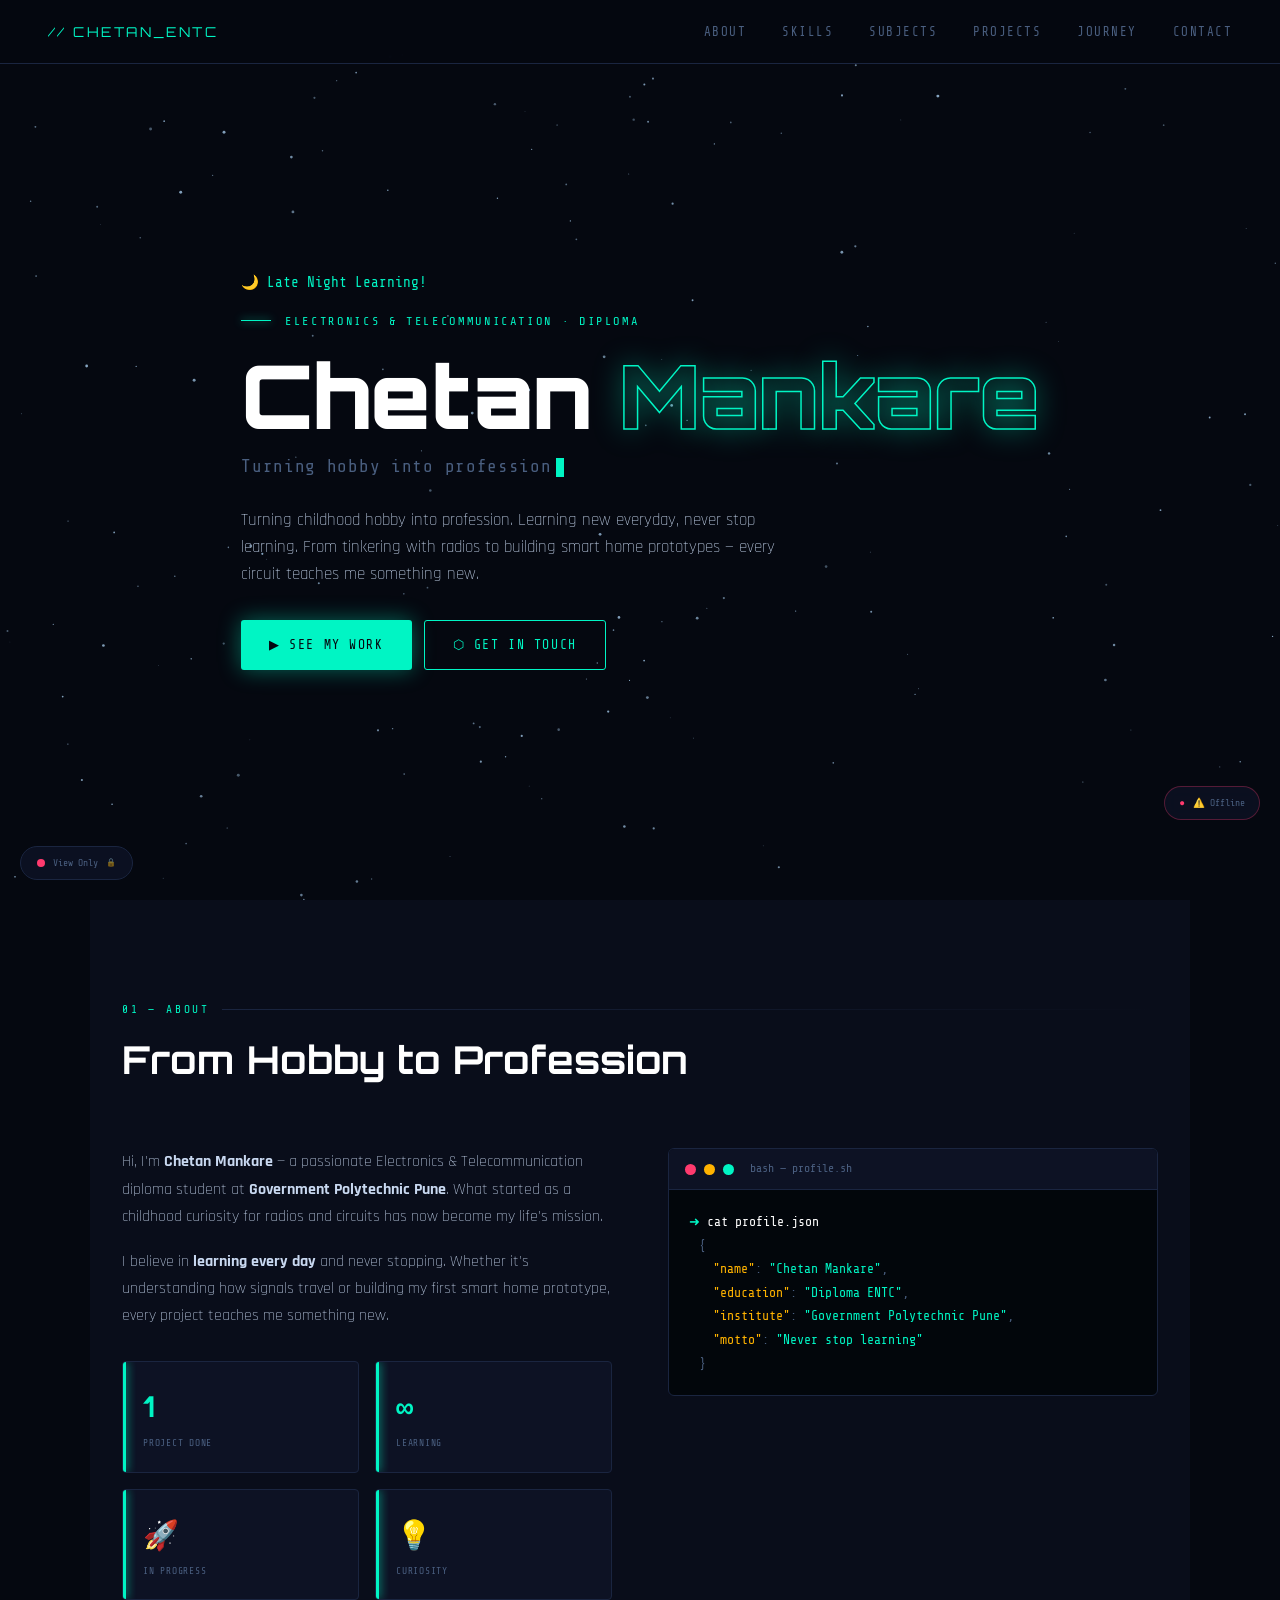
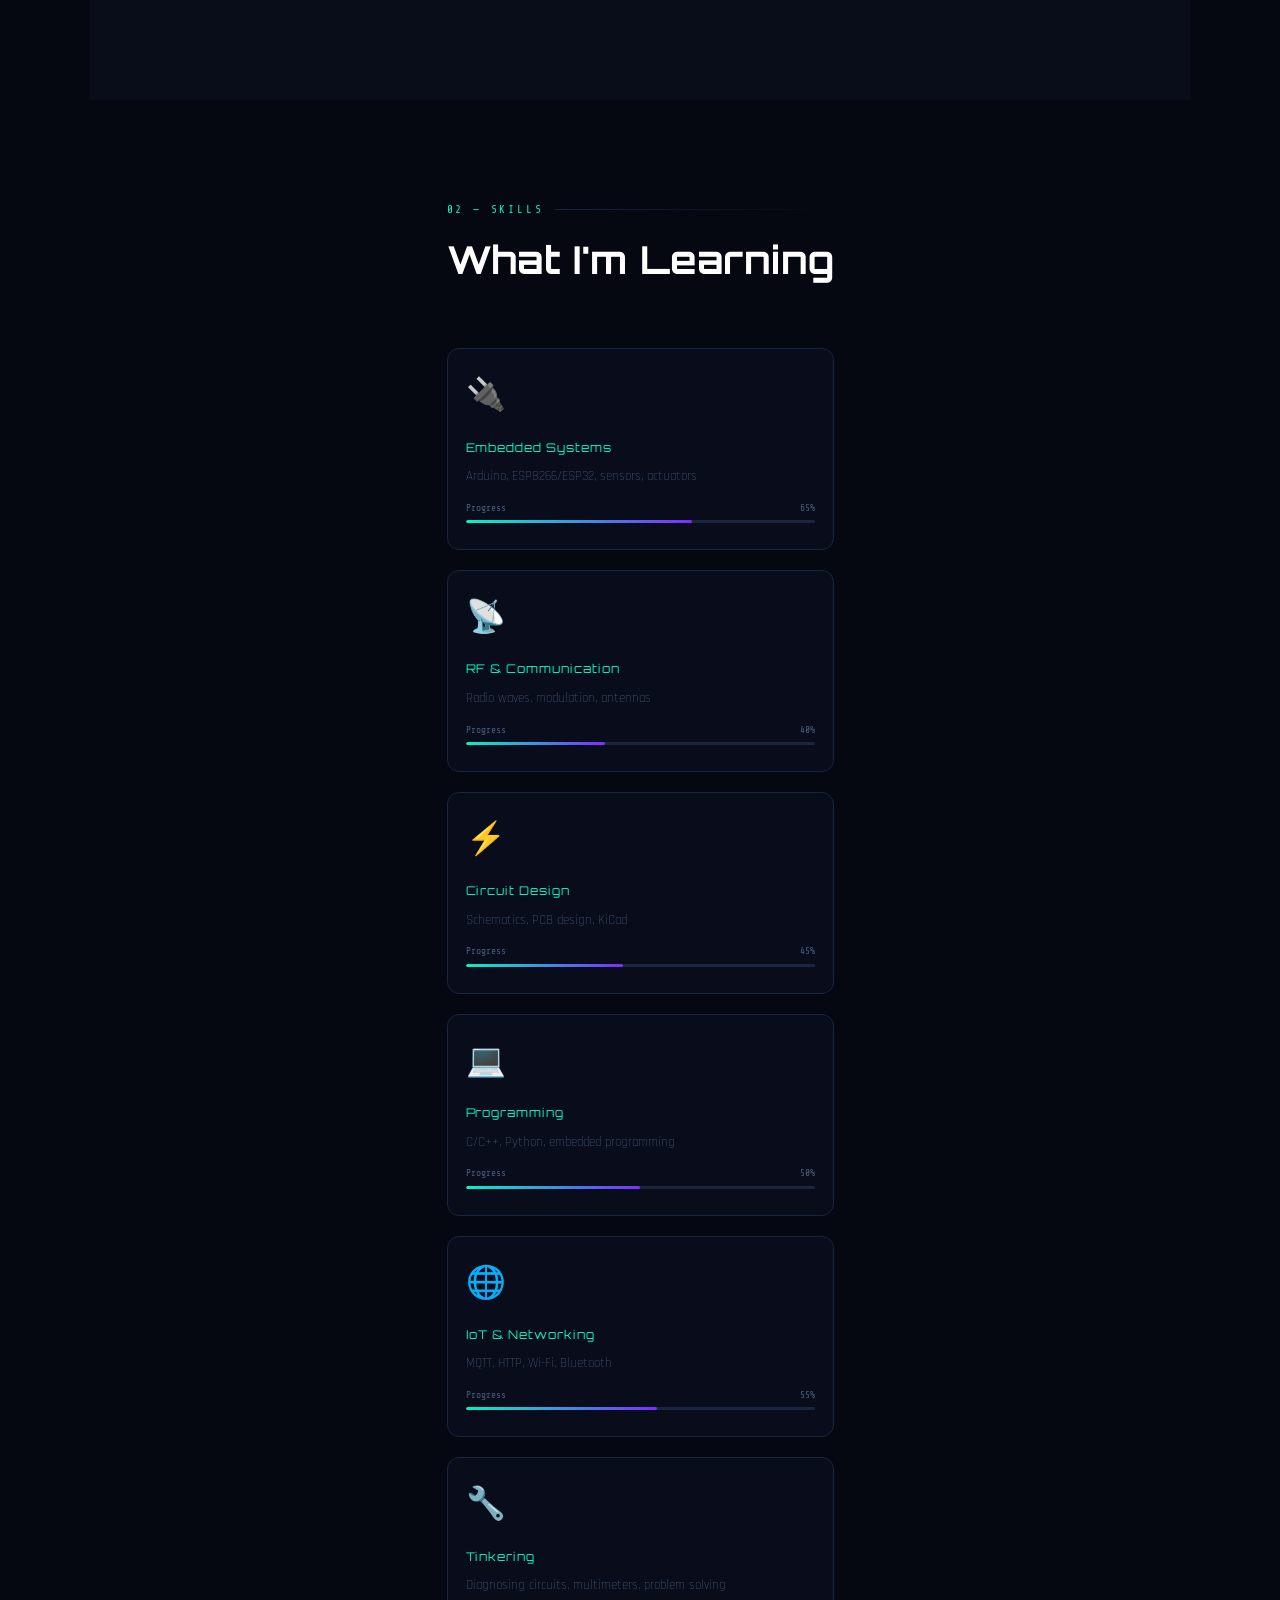
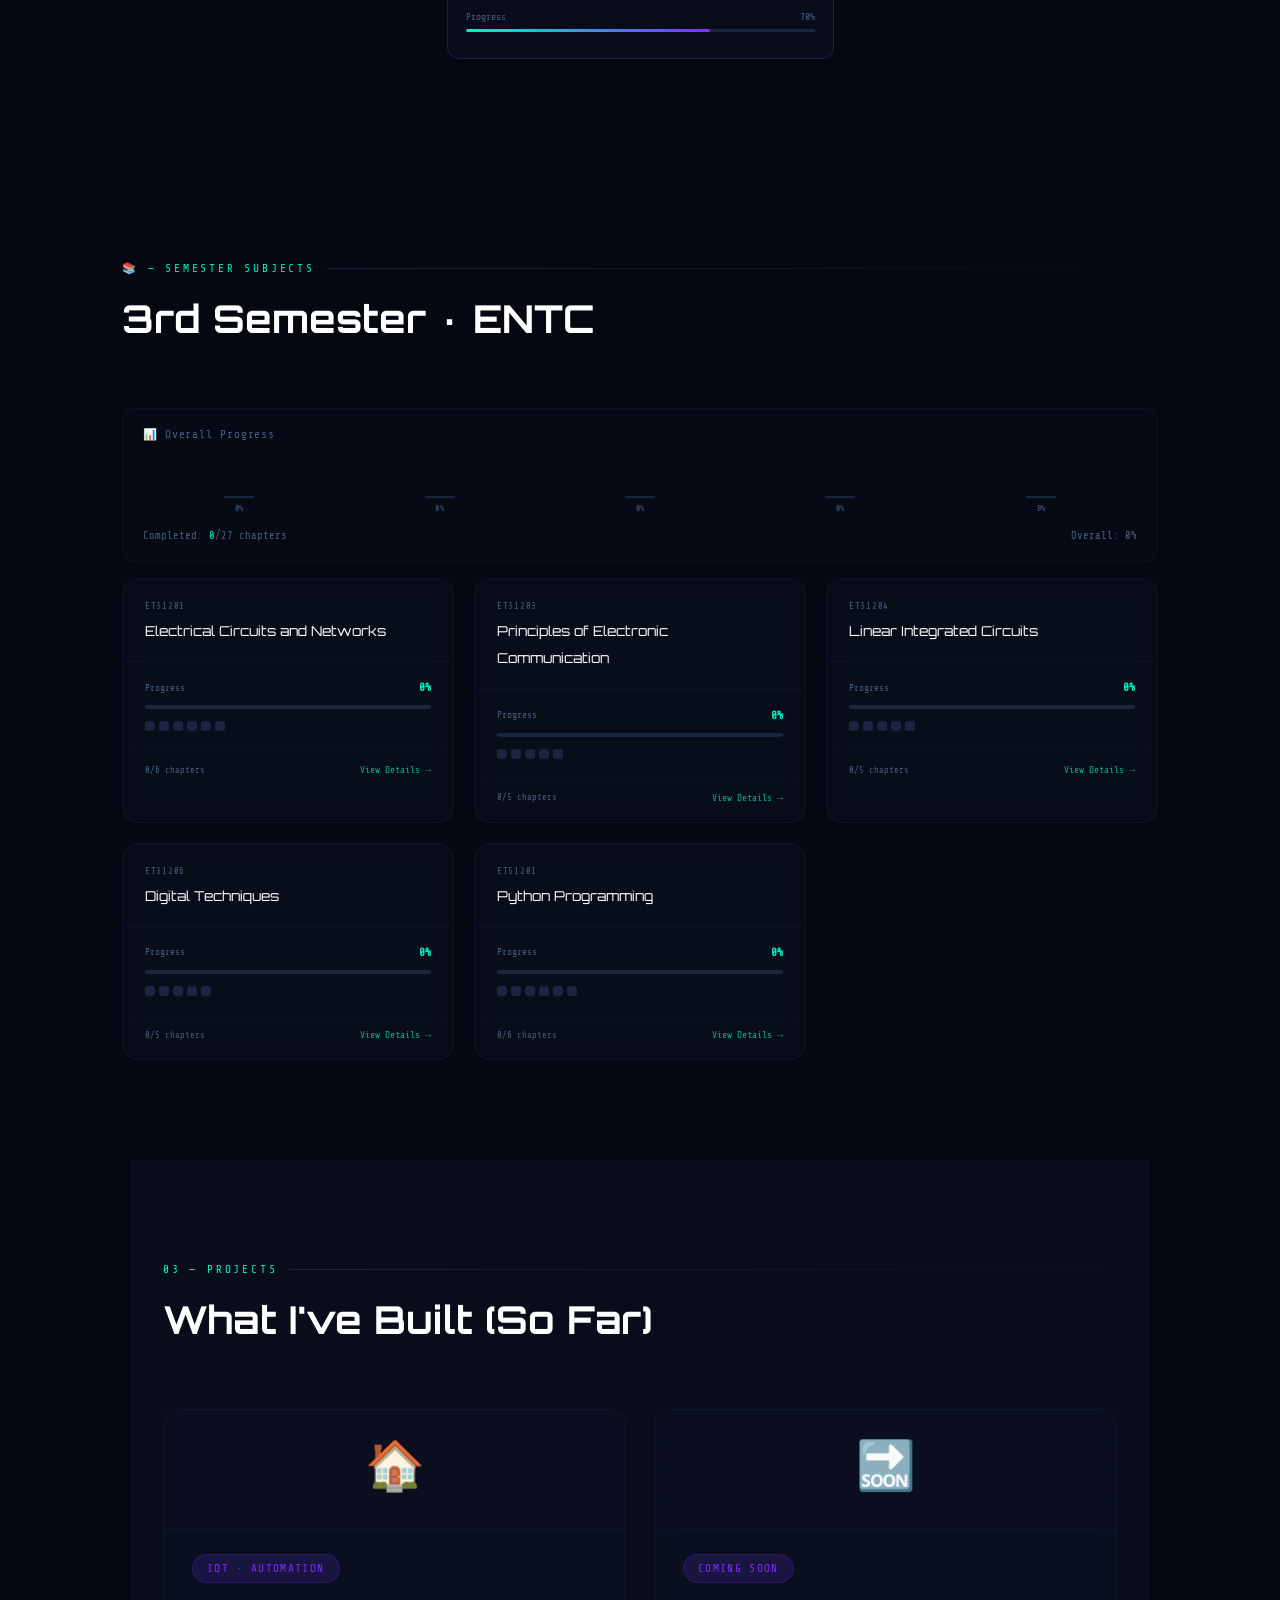
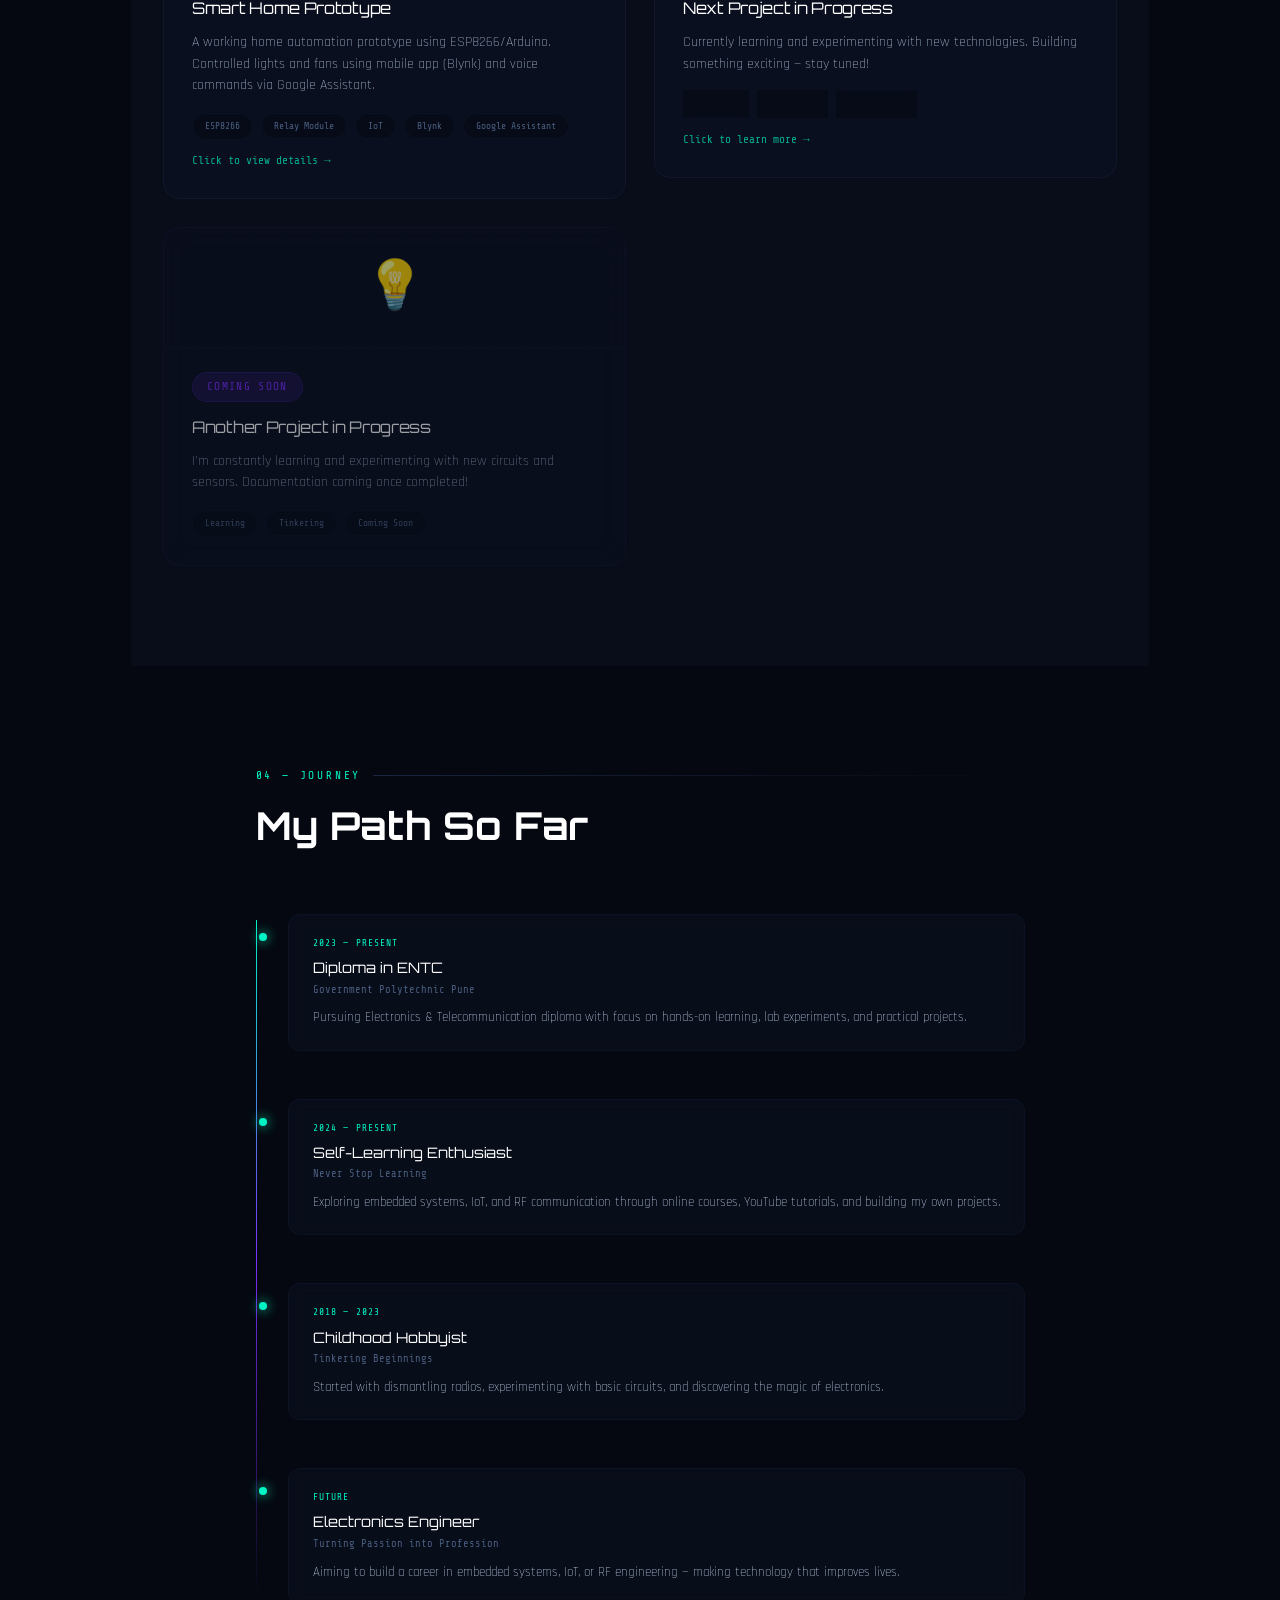
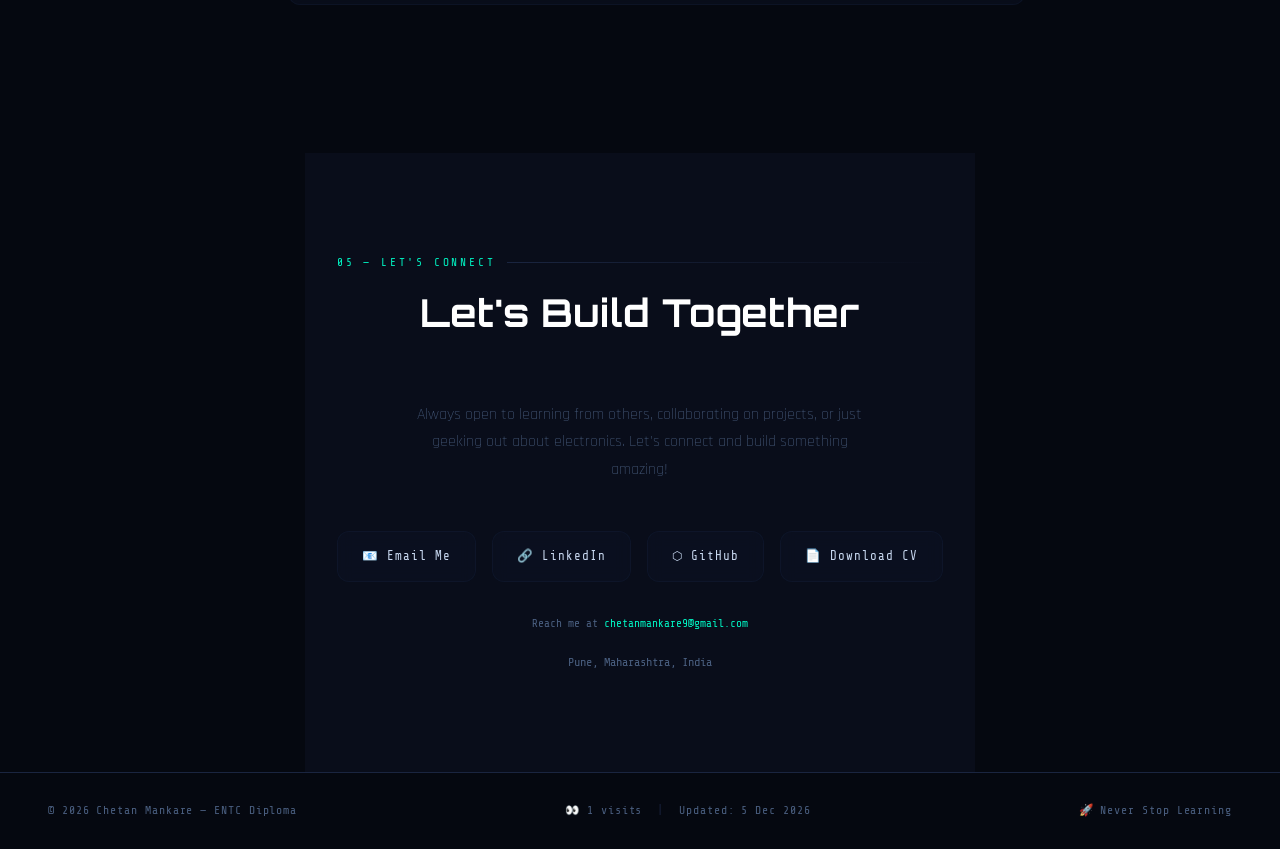
<file: index.html>
<!DOCTYPE html>
<html lang="en">
<head>
  <meta charset="UTF-8">
  <meta name="viewport" content="width=device-width, initial-scale=1.0, maximum-scale=1.0, user-scalable=yes">
  <title>Chetan Mankare — ENTC Portfolio</title>
  <link rel="stylesheet" href="style.css">
  <link href="https://fonts.googleapis.com/css2?family=Share+Tech+Mono&family=Rajdhani:wght@300;400;600;700&family=Orbitron:wght@400;700;900&display=swap" rel="stylesheet">
</head>
<body>

  <canvas id="starfield"></canvas>
  <div class="progress-bar"></div>

  <div class="wrapper">

    <!-- NAVIGATION -->
    <nav>
      <a href="#hero" class="nav-logo">// CHETAN_ENTC</a>
      <button class="hamburger" id="hamburger" aria-label="Toggle navigation">
        <span></span><span></span><span></span>
      </button>
      <ul class="nav-links" id="navLinks">
        <li><a href="#about">About</a></li>
        <li><a href="#skills">Skills</a></li>
        <li><a href="#subjects">Subjects</a></li>
        <li><a href="#projects">Projects</a></li>
        <li><a href="#experience">Journey</a></li>
        <li><a href="#contact">Contact</a></li>
      </ul>
    </nav>

    <!-- HERO SECTION -->
    <section id="hero">
      <div class="greeting"></div>
      <div class="hero-eyebrow">Electronics &amp; Telecommunication · Diploma</div>
      <h1 class="hero-name">Chetan <span>Mankare</span></h1>
      <p class="hero-title">
        <span id="typed-text"></span><span class="blink"></span>
      </p>
      <p class="hero-desc">
        Turning childhood hobby into profession. Learning new everyday, never stop learning. 
        From tinkering with radios to building smart home prototypes — every circuit teaches me something new.
      </p>
      <div class="hero-btns">
        <a href="#projects" class="btn btn-primary">▶ See My Work</a>
        <a href="#contact" class="btn btn-outline">⬡ Get In Touch</a>
      </div>
    </section>

    <!-- ABOUT SECTION -->
    <section id="about">
      <div class="sec-label">01 — About</div>
      <h2 class="sec-title">From Hobby to Profession</h2>
      <div class="about-grid reveal">
        <div class="about-text">
          <p>Hi, I'm <strong>Chetan Mankare</strong> — a passionate Electronics &amp; Telecommunication diploma student at <strong>Government Polytechnic Pune</strong>. What started as a childhood curiosity for radios and circuits has now become my life's mission.</p>
          <p>I believe in <strong>learning every day</strong> and never stopping. Whether it's understanding how signals travel or building my first smart home prototype, every project teaches me something new.</p>
          <div class="stat-row">
            <div class="stat-card"><div class="num">1</div><div class="lbl">Project Done</div></div>
            <div class="stat-card"><div class="num">∞</div><div class="lbl">Learning</div></div>
            <div class="stat-card"><div class="num">🚀</div><div class="lbl">In Progress</div></div>
            <div class="stat-card"><div class="num">💡</div><div class="lbl">Curiosity</div></div>
          </div>
        </div>
        <div class="terminal">
          <div class="terminal-bar"><span class="dot r"></span><span class="dot y"></span><span class="dot g"></span><span style="font-family:var(--font-mono);font-size:.72rem;color:var(--muted);margin-left:8px;">bash — profile.sh</span></div>
          <div class="terminal-body">
            <div><span class="t-prompt">➜ </span><span class="t-cmd">cat profile.json</span></div>
            <div class="t-out">{</div>
            <div class="t-out">&nbsp;&nbsp;<span class="t-hi">"name"</span>: <span class="t-green">"Chetan Mankare"</span>,</div>
            <div class="t-out">&nbsp;&nbsp;<span class="t-hi">"education"</span>: <span class="t-green">"Diploma ENTC"</span>,</div>
            <div class="t-out">&nbsp;&nbsp;<span class="t-hi">"institute"</span>: <span class="t-green">"Government Polytechnic Pune"</span>,</div>
            <div class="t-out">&nbsp;&nbsp;<span class="t-hi">"motto"</span>: <span class="t-green">"Never stop learning"</span></div>
            <div class="t-out">}</div>
          </div>
        </div>
      </div>
    </section>

    <!-- SKILLS SECTION -->
    <section id="skills">
      <div class="sec-label">02 — Skills</div>
      <h2 class="sec-title">What I'm Learning</h2>
      <div class="skills-grid reveal">
        <div class="skill-card"><span class="skill-icon">🔌</span><div class="skill-name">Embedded Systems</div><div class="skill-desc">Arduino, ESP8266/ESP32, sensors, actuators</div><div class="skill-bar-wrap"><div class="skill-bar-label"><span>Progress</span><span>65%</span></div><div class="skill-bar"><div class="skill-bar-fill" style="--w:65%"></div></div></div></div>
        <div class="skill-card"><span class="skill-icon">📡</span><div class="skill-name">RF & Communication</div><div class="skill-desc">Radio waves, modulation, antennas</div><div class="skill-bar-wrap"><div class="skill-bar-label"><span>Progress</span><span>40%</span></div><div class="skill-bar"><div class="skill-bar-fill" style="--w:40%"></div></div></div></div>
        <div class="skill-card"><span class="skill-icon">⚡</span><div class="skill-name">Circuit Design</div><div class="skill-desc">Schematics, PCB design, KiCad</div><div class="skill-bar-wrap"><div class="skill-bar-label"><span>Progress</span><span>45%</span></div><div class="skill-bar"><div class="skill-bar-fill" style="--w:45%"></div></div></div></div>
        <div class="skill-card"><span class="skill-icon">💻</span><div class="skill-name">Programming</div><div class="skill-desc">C/C++, Python, embedded programming</div><div class="skill-bar-wrap"><div class="skill-bar-label"><span>Progress</span><span>50%</span></div><div class="skill-bar"><div class="skill-bar-fill" style="--w:50%"></div></div></div></div>
        <div class="skill-card"><span class="skill-icon">🌐</span><div class="skill-name">IoT & Networking</div><div class="skill-desc">MQTT, HTTP, Wi-Fi, Bluetooth</div><div class="skill-bar-wrap"><div class="skill-bar-label"><span>Progress</span><span>55%</span></div><div class="skill-bar"><div class="skill-bar-fill" style="--w:55%"></div></div></div></div>
        <div class="skill-card"><span class="skill-icon">🔧</span><div class="skill-name">Tinkering</div><div class="skill-desc">Diagnosing circuits, multimeters, problem solving</div><div class="skill-bar-wrap"><div class="skill-bar-label"><span>Progress</span><span>70%</span></div><div class="skill-bar"><div class="skill-bar-fill" style="--w:70%"></div></div></div></div>
      </div>
    </section>

    <!-- SUBJECTS SECTION -->
    <section id="subjects">
      <div class="sec-label">📚 — Semester Subjects</div>
      <h2 class="sec-title">3rd Semester · ENTC</h2>
      
      <!-- Progress Graph -->
      <div class="progress-graph-container reveal">
        <div class="progress-graph-title">📊 Overall Progress</div>
        <div class="progress-graph" id="progressGraph">
          <!-- Generated by JavaScript -->
        </div>
        <div class="progress-graph-stats">
          <span>Completed: <span class="total" id="totalChaptersDone">0</span>/<span id="totalChapters">0</span> chapters</span>
          <span>Overall: <span id="overallProgress">0</span>%</span>
        </div>
      </div>

      <!-- Subject Cards -->
      <div class="subjects-grid reveal" id="subjectsContainer">
        <!-- Generated by JavaScript -->
      </div>
    </section>

    <!-- PROJECTS SECTION -->
    <section id="projects">
      <div class="sec-label">03 — Projects</div>
      <h2 class="sec-title">What I've Built (So Far)</h2>
      <div class="projects-grid reveal">
        <a href="projects/smart-home.html" class="proj-card-link" style="text-decoration: none; display: block;">
          <div class="proj-card">
            <div class="proj-banner ctrl">
              <div class="grid-overlay"></div>
              <span style="position:relative; z-index:1;">🏠</span>
            </div>
            <div class="proj-body">
              <span class="proj-tag">IoT · Automation</span>
              <div class="proj-name">Smart Home Prototype</div>
              <div class="proj-desc">A working home automation prototype using ESP8266/Arduino. Controlled lights and fans using mobile app (Blynk) and voice commands via Google Assistant.</div>
              <div class="proj-tags">
                <span class="tag-chip">ESP8266</span>
                <span class="tag-chip">Relay Module</span>
                <span class="tag-chip">IoT</span>
                <span class="tag-chip">Blynk</span>
                <span class="tag-chip">Google Assistant</span>
              </div>
              <div style="margin-top: 12px; color: var(--neon); font-family: var(--font-mono); font-size: 0.7rem; opacity: 0.7;">Click to view details →</div>
            </div>
          </div>
        </a>

        <a href="projects/project2.html" class="proj-card-link" style="text-decoration: none; display: block;">
          <div class="proj-card">
            <div class="proj-banner soon">
              <div class="grid-overlay"></div>
              <span style="position:relative; z-index:1;">🔜</span>
            </div>
            <div class="proj-body">
              <span class="proj-tag">Coming Soon</span>
              <div class="proj-name">Next Project in Progress</div>
              <div class="proj-desc">Currently learning and experimenting with new technologies. Building something exciting — stay tuned!</div>
              <div class="proj-tags">
                <span class="tag-chip">Learning</span>
                <span class="tag-chip">Exploring</span>
                <span class="tag-chip">Coming Soon</span>
              </div>
              <div style="margin-top: 12px; color: var(--neon); font-family: var(--font-mono); font-size: 0.7rem; opacity: 0.7;">Click to learn more →</div>
            </div>
          </div>
        </a>

        <div class="proj-card" style="opacity: 0.6; cursor: not-allowed;">
          <div class="proj-banner soon">
            <div class="grid-overlay"></div>
            <span style="position:relative; z-index:1;">💡</span>
          </div>
          <div class="proj-body">
            <span class="proj-tag">Coming Soon</span>
            <div class="proj-name">Another Project in Progress</div>
            <div class="proj-desc">I'm constantly learning and experimenting with new circuits and sensors. Documentation coming once completed!</div>
            <div class="proj-tags">
              <span class="tag-chip">Learning</span>
              <span class="tag-chip">Tinkering</span>
              <span class="tag-chip">Coming Soon</span>
            </div>
          </div>
        </div>
      </div>
    </section>

    <!-- EXPERIENCE SECTION -->
    <section id="experience">
      <div class="sec-label">04 — Journey</div>
      <h2 class="sec-title">My Path So Far</h2>
      <div class="timeline reveal">
        <div class="tl-item">
          <div class="tl-date">2023 — PRESENT</div>
          <div class="tl-role">Diploma in ENTC</div>
          <div class="tl-org">Government Polytechnic Pune</div>
          <div class="tl-desc">Pursuing Electronics &amp; Telecommunication diploma with focus on hands-on learning, lab experiments, and practical projects.</div>
        </div>
        <div class="tl-item">
          <div class="tl-date">2024 — PRESENT</div>
          <div class="tl-role">Self-Learning Enthusiast</div>
          <div class="tl-org">Never Stop Learning</div>
          <div class="tl-desc">Exploring embedded systems, IoT, and RF communication through online courses, YouTube tutorials, and building my own projects.</div>
        </div>
        <div class="tl-item">
          <div class="tl-date">2018 — 2023</div>
          <div class="tl-role">Childhood Hobbyist</div>
          <div class="tl-org">Tinkering Beginnings</div>
          <div class="tl-desc">Started with dismantling radios, experimenting with basic circuits, and discovering the magic of electronics.</div>
        </div>
        <div class="tl-item">
          <div class="tl-date">FUTURE</div>
          <div class="tl-role">Electronics Engineer</div>
          <div class="tl-org">Turning Passion into Profession</div>
          <div class="tl-desc">Aiming to build a career in embedded systems, IoT, or RF engineering — making technology that improves lives.</div>
        </div>
      </div>
    </section>

    <!-- CONTACT SECTION -->
    <section id="contact">
      <div class="sec-label">05 — Let's Connect</div>
      <h2 class="sec-title">Let's Build Together</h2>
      <p class="contact-sub">Always open to learning from others, collaborating on projects, or just geeking out about electronics. Let's connect and build something amazing!</p>
      <div class="contact-links">
        <a href="mailto:chetanmankare9@gmail.com" class="contact-link">📧 Email Me</a>
        <a href="https://linkedin.com" target="_blank" class="contact-link">🔗 LinkedIn</a>
        <a href="https://github.com" target="_blank" class="contact-link">⬡ GitHub</a>
        <a href="#" class="contact-link">📄 Download CV</a>
      </div>
      <div class="contact-addr">
        <span style="color:var(--muted)">Reach me at </span>
        <a href="mailto:chetanmankare9@gmail.com">chetanmankare9@gmail.com</a>
        <br><br>
        <span style="font-family:var(--font-mono);font-size:.75rem;color:var(--muted);">Pune, Maharashtra, India</span>
      </div>
    </section>

    <!-- FOOTER -->
    <footer>
      <span>© <span class="current-year">2026</span> Chetan Mankare — ENTC Diploma</span>
      <span>
        <span class="visit-counter">👀 0 visits</span>
        <span style="margin: 0 8px; color: var(--border);">|</span>
        Updated: <span class="last-updated">Jan 2026</span>
      </span>
      <span>🚀 Never Stop Learning</span>
    </footer>

  </div><!-- /wrapper -->

  <!-- Back to Top Button -->
  <button id="backToTop" aria-label="Back to top">↑</button>

  <!-- JavaScript -->
  <script src="script.js"></script>

</body>
</html>
</file>
<file: style.css>
/* ─── CSS VARIABLES ─── */
:root {
  --bg: #050810;
  --bg2: #090d1a;
  --panel: #0d1224;
  --border: #1a2540;
  --neon: #00f5c4;
  --neon2: #7b2fff;
  --neon3: #ff3a6e;
  --amber: #ffb300;
  --text: #c8d8f0;
  --muted: #4a5f80;
  --font-hd: 'Orbitron', monospace;
  --font-ui: 'Rajdhani', sans-serif;
  --font-mono: 'Share Tech Mono', monospace;
}

* { margin: 0; padding: 0; box-sizing: border-box; }
html { scroll-behavior: smooth; }
body {
  background: var(--bg);
  color: var(--text);
  font-family: var(--font-ui);
  font-size: 16px;
  line-height: 1.7;
  overflow-x: hidden;
}

#starfield { position: fixed; inset: 0; z-index: 0; pointer-events: none; }

.wrapper { position: relative; z-index: 2; padding: 0 16px; min-height: 100vh; display: flex; flex-direction: column; }
section { max-width: 1100px; margin: 0 auto; padding: 60px 0; }
@media (min-width: 768px) { .wrapper { padding: 0; } section { padding: 100px 32px; } }

/* ─── NAVIGATION ─── */
nav {
  position: fixed; top: 0; left: 0; right: 0; z-index: 100;
  display: flex; align-items: center; justify-content: space-between;
  padding: 12px 16px;
  background: rgba(5,8,16,.95);
  backdrop-filter: blur(14px);
  border-bottom: 1px solid var(--border);
}
.nav-logo { font-family: var(--font-hd); font-size: 0.7rem; color: var(--neon); letter-spacing: .12em; text-decoration: none; }
.nav-links { display: flex; gap: 12px; list-style: none; align-items: center; }
.nav-links a { font-family: var(--font-mono); font-size: 0.6rem; color: var(--muted); text-decoration: none; letter-spacing: .08em; text-transform: uppercase; transition: color .2s; white-space: nowrap; }
.nav-links a:hover { color: var(--neon); }
@media (min-width: 768px) {
  nav { padding: 18px 48px; }
  .nav-logo { font-size: .85rem; letter-spacing: .18em; }
  .nav-links { gap: 36px; }
  .nav-links a { font-size: .78rem; letter-spacing: .12em; }
}

/* ─── HAMBURGER ─── */
.hamburger {
  display: none; flex-direction: column; gap: 5px;
  cursor: pointer; background: none; border: none; padding: 8px;
  z-index: 101; min-height: 44px; min-width: 44px;
}
.hamburger span { display: block; width: 25px; height: 2px; background: var(--neon); transition: 0.3s ease; border-radius: 2px; }
.hamburger.active span:nth-child(1) { transform: rotate(45deg) translate(5px, 5px); }
.hamburger.active span:nth-child(2) { opacity: 0; transform: scaleX(0); }
.hamburger.active span:nth-child(3) { transform: rotate(-45deg) translate(5px, -5px); }
@media (max-width: 600px) {
  .hamburger { display: flex; }
  .nav-links {
    position: fixed; top: 60px; left: 0; right: 0;
    background: rgba(5,8,16,.98);
    flex-direction: column; padding: 24px 20px; gap: 20px;
    transform: translateY(-120%);
    transition: transform 0.4s cubic-bezier(0.4,0,0.2,1);
    border-bottom: 1px solid var(--border);
    backdrop-filter: blur(14px);
    box-shadow: 0 20px 40px rgba(0,0,0,0.5);
  }
  .nav-links.open { transform: translateY(0); }
  .nav-links a { font-size: 1rem; padding: 12px 0; width: 100%; text-align: center; border-bottom: 1px solid rgba(255,255,255,0.05); }
  .nav-links a:last-child { border-bottom: none; }
}

/* ─── HERO ─── */
#hero {
  min-height: 100vh;
  display: flex; flex-direction: column; justify-content: center;
  padding: 80px 0 40px 0;
}
@media (min-width: 768px) {
  #hero { padding: 100px 32px 60px 32px; max-width: 1100px; margin: 0 auto; }
}
.hero-eyebrow {
  font-family: var(--font-mono);
  font-size: 0.6rem; color: var(--neon);
  letter-spacing: .18em; text-transform: uppercase;
  margin-bottom: 16px;
  display: flex; align-items: center; gap: 10px;
}
@media (min-width: 768px) { .hero-eyebrow { font-size: .75rem; letter-spacing: .22em; gap: 14px; } }
.hero-eyebrow::before {
  content: '';
  display: inline-block; width: 30px; height: 1px;
  background: var(--neon);
  box-shadow: 0 0 8px var(--neon);
}
.hero-name {
  font-family: var(--font-hd);
  font-size: clamp(2rem, 10vw, 5.5rem);
  font-weight: 900; line-height: 1.1;
  letter-spacing: -.01em;
  color: #fff;
  margin-bottom: 8px;
}
.hero-name span {
  color: transparent;
  -webkit-text-stroke: 1.5px var(--neon);
  text-shadow: 0 0 30px rgba(0,245,196,.35);
}
.hero-title {
  font-family: var(--font-mono);
  font-size: clamp(0.7rem, 2.5vw, 1.1rem);
  color: var(--muted);
  margin-bottom: 20px;
  letter-spacing: .04em;
  min-height: 2em;
}
.hero-title .blink {
  display: inline-block;
  width: 8px; height: 1.1em;
  background: var(--neon);
  margin-left: 4px;
  vertical-align: middle;
  animation: blink 1.1s step-end infinite;
}
@keyframes blink { 50% { opacity: 0; } }
.hero-desc {
  max-width: 560px;
  font-size: clamp(0.9rem, 2vw, 1.05rem);
  color: var(--text);
  margin-bottom: 32px;
  font-weight: 300;
  line-height: 1.6;
}
.hero-btns { display: flex; gap: 12px; flex-wrap: wrap; }
.greeting { font-family: var(--font-mono); font-size: 0.8rem; color: var(--neon); margin-bottom: 12px; }
@media (min-width: 768px) { .greeting { font-size: 0.9rem; margin-bottom: 16px; } }

/* ─── BUTTONS ─── */
.btn {
  display: inline-flex; align-items: center; justify-content: center; gap: 8px;
  padding: 12px 20px;
  font-family: var(--font-mono);
  font-size: 0.7rem; letter-spacing: .1em;
  text-transform: uppercase;
  text-decoration: none;
  border-radius: 3px;
  cursor: pointer;
  transition: all .2s;
  min-height: 44px; min-width: 44px;
}
@media (min-width: 768px) { .btn { padding: 13px 28px; font-size: .82rem; letter-spacing: .12em; } }
.btn-primary {
  background: var(--neon);
  color: #050810 !important;
  border: none;
  box-shadow: 0 0 22px rgba(0,245,196,.4);
}
.btn-primary:hover { color: #050810 !important; box-shadow: 0 0 38px rgba(0,245,196,.7); transform: translateY(-2px); }
.btn-outline { background: transparent; color: var(--neon); border: 1px solid var(--neon); }
.btn-outline:hover { background: rgba(0,245,196,.08); transform: translateY(-2px); }

/* ─── SECTION HEADERS ─── */
.sec-label {
  font-family: var(--font-mono);
  font-size: 0.6rem;
  letter-spacing: .2em;
  color: var(--neon);
  text-transform: uppercase;
  margin-bottom: 8px;
  display: flex; align-items: center; gap: 10px;
}
@media (min-width: 768px) { .sec-label { font-size: .7rem; letter-spacing: .25em; gap: 12px; } }
.sec-label::after { content: ''; flex: 1; height: 1px; background: linear-gradient(90deg, var(--border), transparent); }
.sec-title {
  font-family: var(--font-hd);
  font-size: clamp(1.3rem, 4vw, 2.4rem);
  font-weight: 700;
  color: #fff;
  margin-bottom: 32px;
}
@media (min-width: 768px) { .sec-title { margin-bottom: 56px; } }

/* ─── ABOUT ─── */
#about { background: var(--bg2); }
.about-grid {
  display: grid;
  grid-template-columns: 1fr;
  gap: 32px;
  align-items: start;
}
@media (min-width: 720px) { .about-grid { grid-template-columns: 1fr 1fr; gap: 56px; } }
.about-text p { color: var(--text); font-weight: 300; margin-bottom: 18px; }

.stat-row {
  display: grid;
  grid-template-columns: 1fr 1fr;
  gap: 12px;
  margin-top: 24px;
}
@media (min-width: 768px) { .stat-row { gap: 16px; margin-top: 32px; } }
.stat-card {
  background: var(--panel);
  border: 1px solid var(--border);
  border-radius: 4px;
  padding: 16px;
  position: relative;
  overflow: hidden;
}
@media (min-width: 768px) { .stat-card { padding: 20px; } }
.stat-card::before {
  content: '';
  position: absolute;
  top: 0; left: 0;
  width: 3px; height: 100%;
  background: var(--neon);
  box-shadow: 0 0 10px var(--neon);
}
.stat-card .num { font-family: var(--font-hd); font-size: 1.4rem; color: var(--neon); font-weight: 700; }
@media (min-width: 768px) { .stat-card .num { font-size: 1.8rem; } }
.stat-card .lbl { font-family: var(--font-mono); font-size: 0.6rem; color: var(--muted); letter-spacing: .08em; text-transform: uppercase; margin-top: 4px; }

/* ─── TERMINAL ─── */
.terminal {
  background: rgba(2,5,8,0.8);
  backdrop-filter: blur(8px);
  border: 1px solid var(--border);
  border-radius: 6px;
  overflow: hidden;
  font-family: var(--font-mono);
  font-size: 0.7rem;
  width: 100%;
}
@media (min-width: 768px) { .terminal { font-size: .82rem; } }
.terminal-bar {
  background: var(--panel);
  padding: 8px 12px;
  display: flex; align-items: center; gap: 6px;
  border-bottom: 1px solid var(--border);
}
@media (min-width: 768px) { .terminal-bar { padding: 10px 16px; gap: 8px; } }
.dot { width: 9px; height: 9px; border-radius: 50%; }
@media (min-width: 768px) { .dot { width: 11px; height: 11px; } }
.dot.r { background: var(--neon3); }
.dot.y { background: var(--amber); }
.dot.g { background: var(--neon); }
.terminal-body { padding: 16px; line-height: 1.8; overflow-x: auto; word-break: break-word; }
@media (min-width: 768px) { .terminal-body { padding: 20px; } }
.t-prompt { color: var(--neon); }
.t-cmd { color: #fff; }
.t-out { color: var(--muted); padding-left: 10px; }
.t-hi { color: var(--amber); }
.t-green { color: var(--neon); }

/* ─── SKILLS ─── */
.skills-grid {
  display: grid;
  grid-template-columns: 1fr;
  gap: 16px;
}
@media (min-width: 500px) { .skills-grid { grid-template-columns: repeat(2, 1fr); } }
@media (min-width: 768px) { .skills-grid { grid-template-columns: repeat(auto-fit, minmax(240px, 1fr)); gap: 20px; } }
.skill-card {
  background: rgba(13,18,36,0.6);
  backdrop-filter: blur(8px);
  border: 1px solid var(--border);
  border-radius: 12px;
  padding: 20px 18px;
  transition: border-color .25s, transform .25s, background .25s;
}
.skill-card:hover {
  border-color: var(--neon);
  transform: translateY(-4px);
  box-shadow: 0 0 24px rgba(0,245,196,.12);
  background: rgba(13,18,36,0.8);
}
.skill-icon { font-size: 1.6rem; margin-bottom: 10px; display: block; }
@media (min-width: 768px) { .skill-icon { font-size: 2rem; margin-bottom: 14px; } }
.skill-name { font-family: var(--font-hd); font-size: 0.75rem; color: var(--neon); letter-spacing: .08em; margin-bottom: 8px; }
.skill-desc { font-size: 0.8rem; color: var(--muted); font-weight: 300; }
.skill-bar-wrap { margin-top: 12px; }
.skill-bar-label {
  display: flex; justify-content: space-between;
  font-family: var(--font-mono);
  font-size: 0.6rem;
  color: var(--muted);
  margin-bottom: 4px;
}
.skill-bar { height: 3px; background: var(--border); border-radius: 2px; overflow: hidden; margin-bottom: 6px; }
.skill-bar-fill {
  height: 100%;
  background: linear-gradient(90deg, var(--neon), var(--neon2));
  border-radius: 2px;
  transition: width 1.2s cubic-bezier(.4,0,.2,1);
  width: 0;
}
.skill-bar-fill.animate { width: var(--w); }

/* ─── PROJECTS ─── */
#projects { background: var(--bg2); }
.projects-grid {
  display: grid;
  grid-template-columns: 1fr;
  gap: 24px;
}
@media (min-width: 500px) { .projects-grid { grid-template-columns: repeat(2, 1fr); } }
@media (min-width: 768px) { .projects-grid { grid-template-columns: repeat(auto-fit, minmax(320px, 1fr)); gap: 28px; } }
.proj-card {
  background: rgba(13,18,36,0.5);
  backdrop-filter: blur(12px);
  border: 1px solid rgba(26,37,64,0.4);
  border-radius: 16px;
  overflow: hidden;
  transition: transform .3s ease, box-shadow .3s ease, border-color .3s ease, background .3s ease;
}
.proj-card:hover {
  transform: translateY(-6px);
  box-shadow: 0 12px 40px rgba(0,245,196,.08);
  border-color: rgba(0,245,196,0.2);
  background: rgba(13,18,36,0.7);
}
.proj-banner {
  height: 100px;
  display: flex; align-items: center; justify-content: center;
  font-size: 2.5rem;
  position: relative;
  overflow: hidden;
  background: rgba(5,8,16,0.4);
  border-bottom: 1px solid rgba(26,37,64,0.3);
  padding: 16px;
}
@media (min-width: 768px) { .proj-banner { height: 120px; font-size: 3rem; } }
.proj-banner::before { display: none; }
.grid-overlay {
  position: absolute; inset: 0;
  background-image:
    linear-gradient(rgba(0,245,196,.03) 1px, transparent 1px),
    linear-gradient(90deg, rgba(0,245,196,.03) 1px, transparent 1px);
  background-size: 30px 30px;
  opacity: 0.5;
  pointer-events: none;
}
.proj-banner.sat { background: rgba(10,15,30,0.5); }
.proj-banner.chip { background: rgba(10,15,30,0.5); }
.proj-banner.ctrl { background: rgba(10,15,30,0.5); }
.proj-banner.code { background: rgba(10,15,30,0.5); }
.proj-banner.soon { background: rgba(10,15,30,0.3); }
.proj-body { padding: 20px 22px 24px; }
@media (min-width: 768px) { .proj-body { padding: 24px 28px 28px; } }
.proj-tag {
  display: inline-block;
  font-family: var(--font-mono);
  font-size: 0.6rem; letter-spacing: .12em;
  text-transform: uppercase;
  color: var(--neon2);
  background: rgba(123,47,255,0.15);
  border: 1px solid rgba(123,47,255,0.2);
  padding: 4px 12px;
  border-radius: 20px;
  margin-bottom: 12px;
  backdrop-filter: blur(4px);
}
@media (min-width: 768px) { .proj-tag { font-size: .7rem; padding: 4px 14px; } }
.proj-name { font-family: var(--font-hd); font-size: 1rem; color: #fff; margin-bottom: 10px; letter-spacing: -0.3px; }
.proj-desc { font-size: 0.85rem; color: rgba(200,216,240,0.9); font-weight: 300; margin-bottom: 16px; line-height: 1.6; }
.proj-tags { display: flex; gap: 8px; flex-wrap: wrap; }
.tag-chip {
  font-family: var(--font-mono);
  font-size: 0.6rem;
  color: var(--muted);
  background: rgba(5,8,16,0.5);
  border: 1px solid rgba(26,37,64,0.3);
  padding: 4px 12px;
  border-radius: 20px;
  transition: all 0.3s ease;
  backdrop-filter: blur(4px);
}
.tag-chip:hover { border-color: var(--neon); color: var(--neon); background: rgba(0,245,196,0.1); }

/* ─── TIMELINE ─── */
.timeline { position: relative; padding-left: 24px; }
@media (min-width: 768px) { .timeline { padding-left: 32px; } }
.timeline::before {
  content: '';
  position: absolute; left: 0; top: 6px; bottom: 6px;
  width: 1px;
  background: linear-gradient(180deg, var(--neon), var(--neon2), transparent);
}
.tl-item {
  position: relative;
  margin-bottom: 32px;
  background: rgba(13,18,36,0.5);
  backdrop-filter: blur(8px);
  padding: 16px 18px;
  border-radius: 12px;
  border: 1px solid rgba(26,37,64,0.3);
}
@media (min-width: 768px) { .tl-item { margin-bottom: 48px; padding: 20px 24px; } }
.tl-item::before {
  content: '';
  position: absolute; left: -30px; top: 18px;
  width: 8px; height: 8px;
  border-radius: 50%;
  background: var(--neon);
  box-shadow: 0 0 12px var(--neon);
}
.tl-date { font-family: var(--font-mono); font-size: 0.6rem; color: var(--neon); letter-spacing: .12em; margin-bottom: 4px; }
.tl-role { font-family: var(--font-hd); font-size: 0.9rem; color: #fff; margin-bottom: 2px; }
.tl-org { font-family: var(--font-mono); font-size: 0.65rem; color: var(--muted); margin-bottom: 8px; }
.tl-desc { font-size: 0.82rem; color: var(--text); font-weight: 300; }

/* ─── CONTACT ─── */
#contact { background: var(--bg2); text-align: center; }
.contact-sub { max-width: 480px; margin: 0 auto 32px; color: var(--muted); font-weight: 300; padding: 0 16px; }
@media (min-width: 768px) { .contact-sub { margin: 0 auto 48px; } }
.contact-links {
  display: flex; flex-direction: column; justify-content: center;
  gap: 12px; flex-wrap: wrap; margin-bottom: 32px; align-items: center;
}
@media (min-width: 500px) { .contact-links { flex-direction: row; gap: 16px; } }
.contact-link {
  display: flex; align-items: center; justify-content: center; gap: 8px;
  background: rgba(13,18,36,0.5);
  backdrop-filter: blur(8px);
  border: 1px solid rgba(26,37,64,0.3);
  padding: 12px 20px;
  border-radius: 12px;
  text-decoration: none;
  font-family: var(--font-mono);
  font-size: 0.7rem;
  color: var(--text);
  letter-spacing: .06em;
  transition: all 0.3s ease;
  min-width: 140px;
}
@media (min-width: 768px) { .contact-link { padding: 14px 24px; font-size: .78rem; letter-spacing: .08em; min-width: auto; } }
.contact-link:hover { border-color: var(--neon); color: var(--neon); background: rgba(0,245,196,0.05); transform: translateY(-2px); }
.contact-addr { font-family: var(--font-mono); font-size: 0.7rem; color: var(--muted); padding: 0 16px; }
.contact-addr a { color: var(--neon); text-decoration: none; word-break: break-all; }

/* ─── FOOTER ─── */
footer {
  border-top: 1px solid var(--border);
  padding: 20px 16px;
  display: flex; flex-direction: column; align-items: center; gap: 8px;
  position: relative; z-index: 2;
  text-align: center;
  margin-top: auto;
}
@media (min-width: 768px) {
  footer { padding: 28px 48px; flex-direction: row; justify-content: space-between; gap: 0; text-align: left; }
}
footer span { font-family: var(--font-mono); font-size: 0.6rem; color: var(--muted); letter-spacing: .06em; }
@media (min-width: 768px) { footer span { font-size: .72rem; letter-spacing: .08em; } }

/* ─── PROGRESS BAR ─── */
.progress-bar {
  position: fixed; top: 0; left: 0;
  height: 2px;
  background: linear-gradient(90deg, var(--neon), var(--neon2));
  z-index: 1000;
  transition: width 0.1s;
  width: 0%;
  box-shadow: 0 0 20px var(--neon);
}

/* ─── BACK TO TOP ─── */
#backToTop {
  position: fixed; bottom: 20px; right: 20px;
  z-index: 100;
  display: none;
  padding: 10px 14px;
  background: var(--neon);
  color: var(--bg);
  border: none;
  border-radius: 50%;
  font-family: var(--font-mono);
  font-size: 1.2rem;
  cursor: pointer;
  box-shadow: 0 0 20px rgba(0,245,196,.4);
  transition: all .3s ease;
  min-height: 48px; min-width: 48px;
  align-items: center; justify-content: center;
}
#backToTop:hover { box-shadow: 0 0 30px rgba(0,245,196,.6); transform: translateY(-3px) scale(1.05); }

/* ─── SCROLL REVEAL ─── */
.reveal { opacity: 0; transform: translateY(30px); transition: opacity .7s ease, transform .7s ease; }
.reveal.visible { opacity: 1; transform: translateY(0); }

/* ─── SUBJECTS ─── */
.subjects-grid {
  display: grid;
  grid-template-columns: 1fr;
  gap: 16px;
}
@media (min-width: 500px) { .subjects-grid { grid-template-columns: repeat(2, 1fr); } }
@media (min-width: 768px) { .subjects-grid { grid-template-columns: repeat(3, 1fr); gap: 20px; } }

.subject-card-link { text-decoration: none; display: block; transition: transform 0.3s ease; }
.subject-card-link:hover { transform: translateY(-6px); }

.subject-card {
  background: rgba(13,18,36,0.5);
  backdrop-filter: blur(12px);
  border: 1px solid rgba(26,37,64,0.4);
  border-radius: 16px;
  overflow: hidden;
  transition: all 0.3s ease;
  height: 100%;
  cursor: pointer;
}
.subject-card:hover { border-color: rgba(0,245,196,0.4); box-shadow: 0 8px 30px rgba(0,245,196,0.1); }

.subject-card-header { padding: 20px 22px 16px; border-bottom: 1px solid rgba(26,37,64,0.3); }
.subject-card-header .code { font-family: var(--font-mono); font-size: 0.55rem; color: var(--muted); letter-spacing: .08em; display: block; margin-bottom: 4px; }
.subject-card-header .name { font-family: var(--font-hd); font-size: 0.85rem; color: #fff; line-height: 1.3; }

.subject-card-body { padding: 16px 22px 20px; }
.subject-card-body .progress-row { display: flex; justify-content: space-between; align-items: center; margin-bottom: 8px; }
.subject-card-body .progress-row .label { font-family: var(--font-mono); font-size: 0.6rem; color: var(--muted); }
.subject-card-body .progress-row .pct { font-family: var(--font-mono); font-size: 0.7rem; color: var(--neon); font-weight: 600; }
.subject-card-body .mini-bar { width: 100%; height: 4px; background: var(--border); border-radius: 4px; overflow: hidden; margin-bottom: 12px; }
.subject-card-body .mini-bar .fill { height: 100%; background: linear-gradient(90deg, var(--neon), var(--neon2)); border-radius: 4px; transition: width 0.8s cubic-bezier(0.4,0,0.2,1); width: 0%; }
.subject-card-body .chapters-preview { display: flex; flex-wrap: wrap; gap: 4px; }
.subject-card-body .chapters-preview .dot { width: 10px; height: 10px; border-radius: 3px; background: var(--border); transition: all 0.3s; }
.subject-card-body .chapters-preview .dot.done { background: var(--neon); box-shadow: 0 0 8px rgba(0,245,196,0.3); }

.subject-card-footer { padding: 10px 22px 16px; border-top: 1px solid rgba(26,37,64,0.2); display: flex; justify-content: space-between; align-items: center; }
.subject-card-footer .view-link { font-family: var(--font-mono); font-size: 0.6rem; color: var(--neon); opacity: 0.7; transition: opacity 0.3s; }
.subject-card-footer .view-link:hover { opacity: 1; }
.subject-card-footer .chapters-count { font-family: var(--font-mono); font-size: 0.55rem; color: var(--muted); }

/* ─── PROGRESS GRAPH ─── */
.progress-graph-container {
  margin: 32px 0 16px;
  background: rgba(13,18,36,0.3);
  border-radius: 12px;
  padding: 16px 20px;
  border: 1px solid rgba(26,37,64,0.3);
}
.progress-graph-title { font-family: var(--font-mono); font-size: 0.7rem; color: var(--muted); margin-bottom: 12px; letter-spacing: .08em; }
.progress-graph {
  display: flex; gap: 8px; align-items: flex-end;
  height: 60px;
}
.progress-bar-item {
  flex: 1;
  display: flex; flex-direction: column; align-items: center; gap: 4px;
}
.progress-bar-item .bar {
  width: 100%; max-width: 30px;
  height: 0; min-height: 2px;
  background: var(--border);
  border-radius: 3px;
  transition: height 0.8s cubic-bezier(0.4,0,0.2,1);
  position: relative;
  overflow: hidden;
}
.progress-bar-item .bar .fill {
  position: absolute; bottom: 0; left: 0; right: 0;
  height: 0;
  background: linear-gradient(180deg, var(--neon), var(--neon2));
  border-radius: 3px;
  transition: height 0.8s cubic-bezier(0.4,0,0.2,1);
}
.progress-bar-item .label { font-family: var(--font-mono); font-size: 0.5rem; color: var(--muted); text-align: center; letter-spacing: .04em; }
.progress-graph-stats {
  display: flex; justify-content: space-between;
  margin-top: 12px;
  font-family: var(--font-mono);
  font-size: 0.65rem;
  color: var(--muted);
  flex-wrap: wrap;
  gap: 8px;
}
.progress-graph-stats .total { color: var(--neon); }

/* ─── ADMIN ─── */
.admin-badge {
  position: fixed; bottom: 20px; left: 20px; z-index: 999;
  background: rgba(13,18,36,0.9); backdrop-filter: blur(8px);
  padding: 8px 16px; border-radius: 20px; border: 1px solid var(--border);
  font-family: var(--font-mono); font-size: 0.6rem; color: var(--muted);
  display: flex; align-items: center; gap: 8px;
  cursor: pointer; transition: all 0.3s;
}
.admin-badge:hover { border-color: var(--neon); }
.admin-badge .dot { width: 8px; height: 8px; border-radius: 50%; background: var(--neon3); }
.admin-badge .dot.active { background: var(--neon); box-shadow: 0 0 12px var(--neon); }

.admin-prompt {
  position: fixed; top: 0; left: 0; right: 0; bottom: 0; z-index: 9999;
  background: rgba(5,8,16,0.95); backdrop-filter: blur(16px);
  display: none; align-items: center; justify-content: center; flex-direction: column; gap: 24px;
}
.admin-prompt.show { display: flex; }
.admin-prompt h2 { font-family: var(--font-hd); color: #fff; font-size: 1.5rem; }
.admin-prompt p { color: var(--muted); font-size: 0.9rem; }
.admin-prompt input {
  background: var(--panel); border: 1px solid var(--border); color: var(--text);
  padding: 12px 20px; border-radius: 8px; font-family: var(--font-mono); font-size: 0.9rem; width: 280px; text-align: center;
}
.admin-prompt input:focus { border-color: var(--neon); outline: none; }
.admin-prompt .btn-group { display: flex; gap: 12px; }
.admin-prompt .btn-admin {
  padding: 10px 28px; border-radius: 8px; border: none;
  font-family: var(--font-mono); font-size: 0.8rem; cursor: pointer; transition: all 0.3s;
}
.admin-prompt .btn-admin.primary { background: var(--neon); color: var(--bg); }
.admin-prompt .btn-admin.primary:hover { box-shadow: 0 0 30px rgba(0,245,196,0.4); }
.admin-prompt .btn-admin.secondary { background: transparent; color: var(--muted); border: 1px solid var(--border); }
.admin-prompt .btn-admin.secondary:hover { border-color: var(--text); color: var(--text); }
.admin-prompt .error { color: var(--neon3); font-family: var(--font-mono); font-size: 0.7rem; min-height: 20px; }

/* ─── SYNC STATUS ─── */
.sync-status {
  position: fixed; bottom: 80px; right: 20px;
  background: rgba(13,18,36,0.8);
  backdrop-filter: blur(8px);
  padding: 8px 14px;
  border-radius: 20px;
  border: 1px solid var(--border);
  font-family: var(--font-mono);
  font-size: 0.6rem;
  color: var(--muted);
  z-index: 50;
  display: flex;
  align-items: center;
  gap: 8px;
  transition: all 0.3s;
}
.visit-counter { color: var(--muted); }

@media (max-width: 600px) {
  .admin-prompt input { width: 90%; }
  .admin-badge { bottom: 80px; left: 10px; font-size: 0.5rem; padding: 6px 12px; }
  .sync-status { bottom: 80px; right: 10px; font-size: 0.5rem; padding: 4px 10px; }
}
</file>
